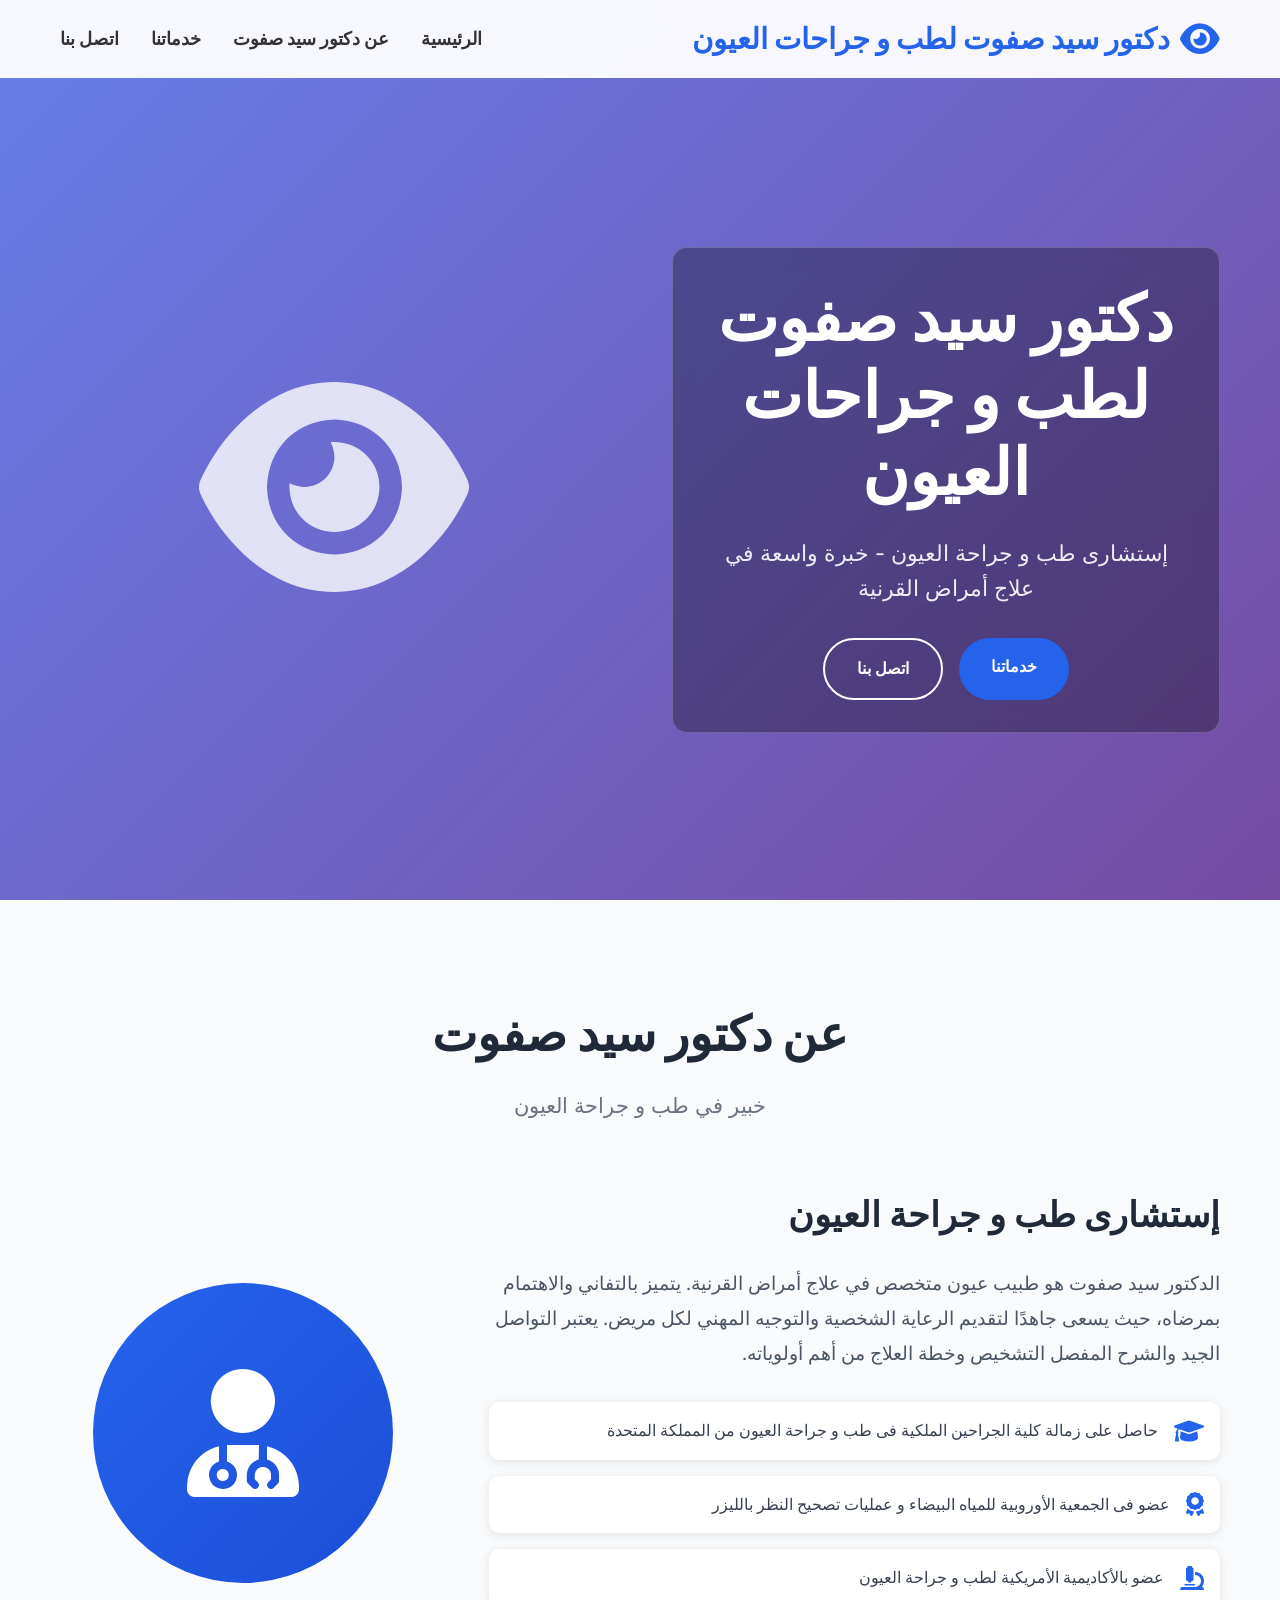
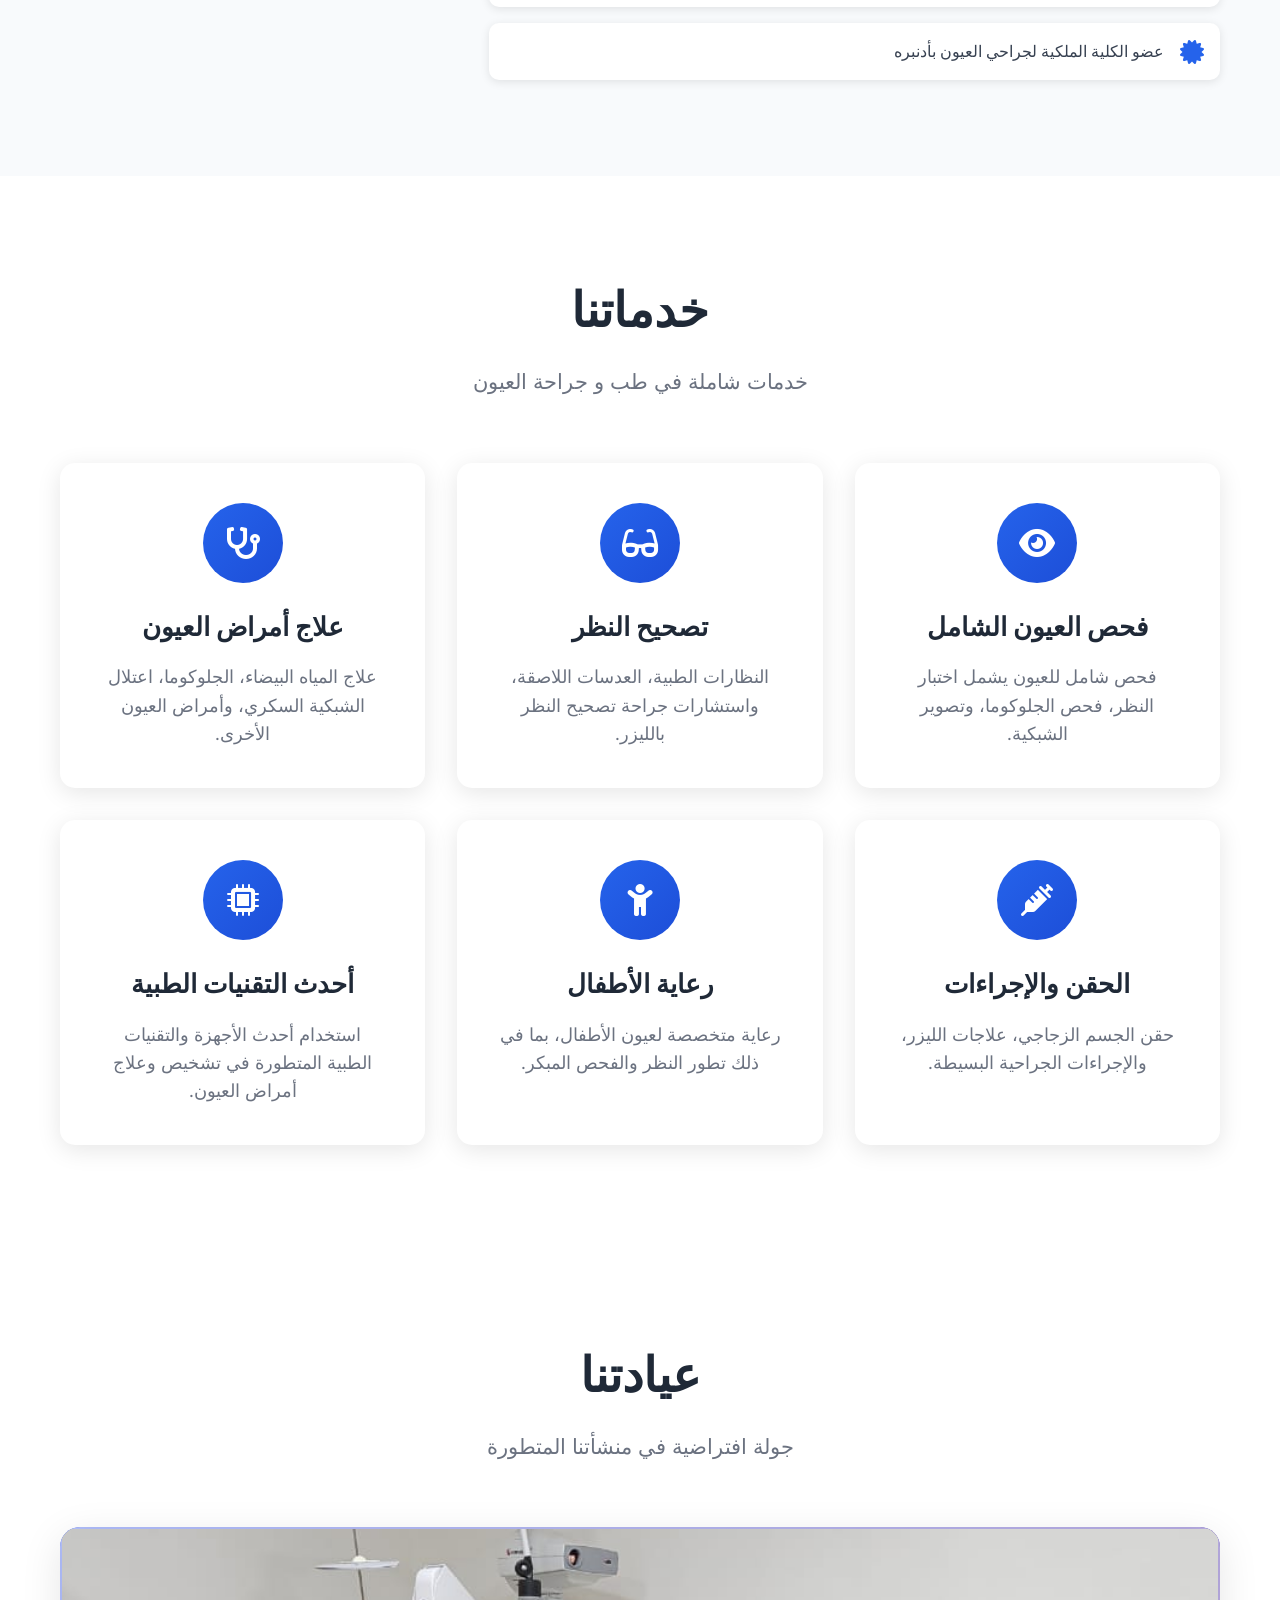
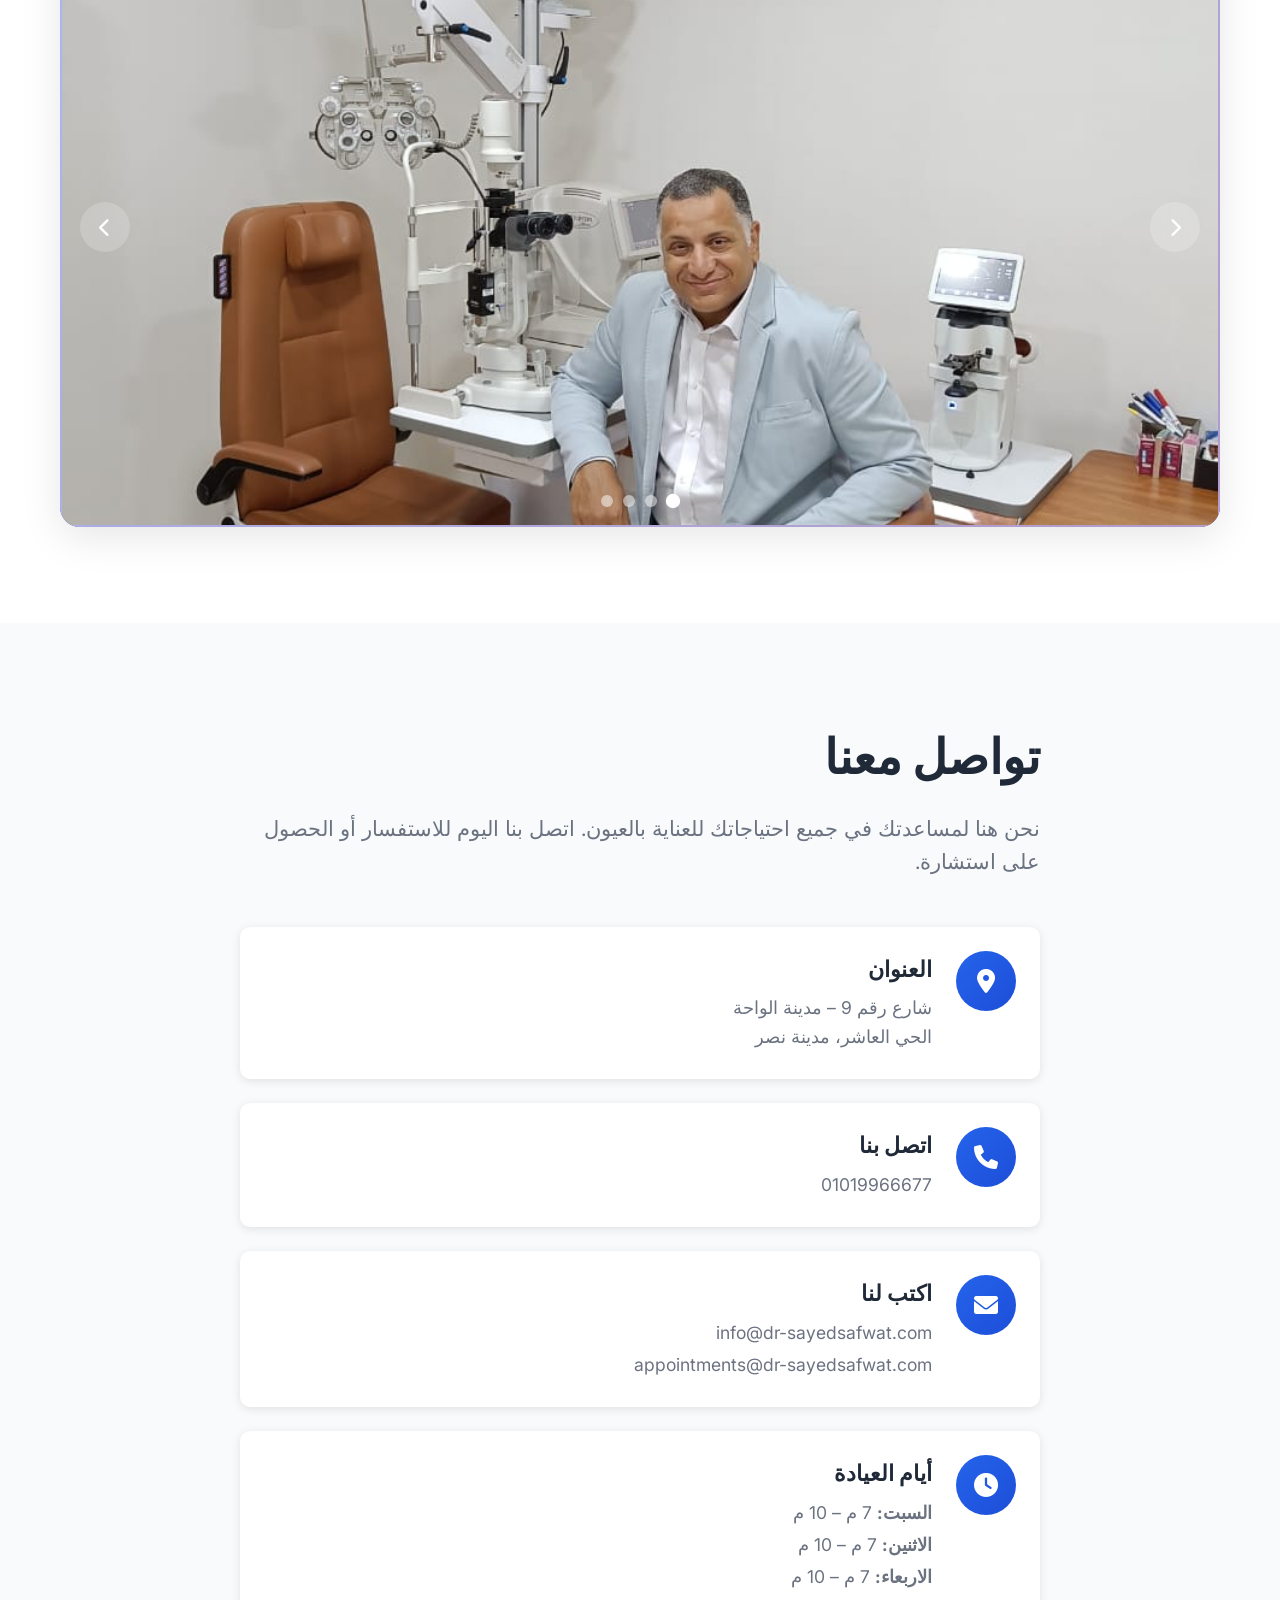
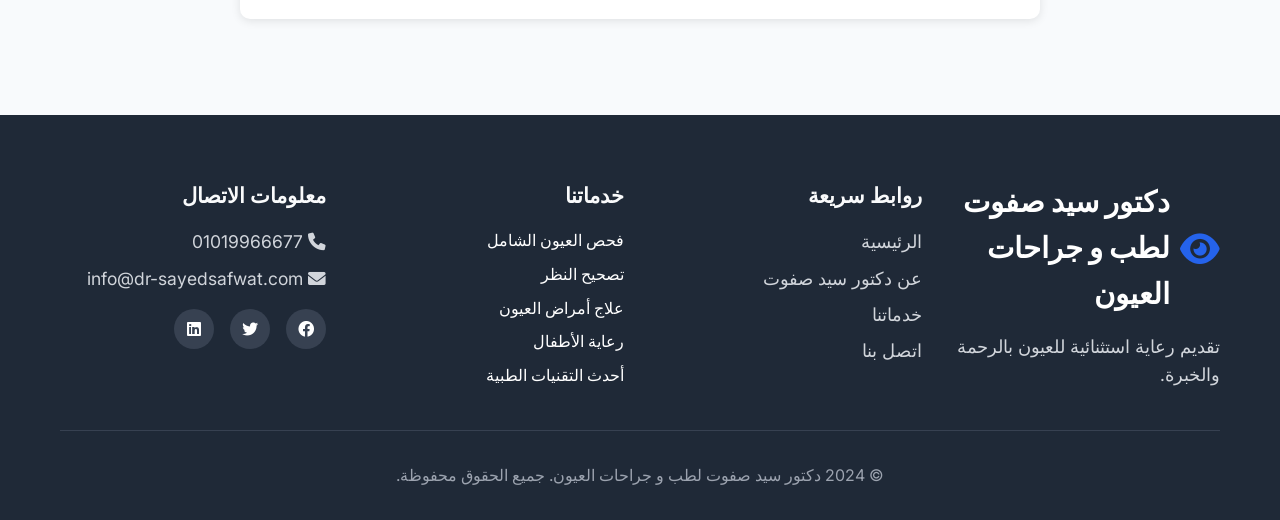
<file: index.html>
<!DOCTYPE html>
<html lang="en">
<head>
    <meta charset="UTF-8">
    <meta name="viewport" content="width=device-width, initial-scale=1.0">
    <title>Dr. Sayed Safwat's Ophthalmology Clinic</title>
    <link rel="stylesheet" href="css/styles.css">
    <link href="https://fonts.googleapis.com/css2?family=Inter:wght@300;400;500;600;700&display=swap" rel="stylesheet">
    <link rel="stylesheet" href="https://cdnjs.cloudflare.com/ajax/libs/font-awesome/6.0.0/css/all.min.css">
</head>
<body>
    <!-- Navigation -->
    <nav class="navbar">
        <div class="nav-container">
                            <div class="nav-logo">
                    <i class="fas fa-eye"></i>
                    <span>دكتور سيد صفوت لطب و جراحات العيون</span>
                </div>
            <ul class="nav-menu">
                <li><a href="#home">الرئيسية</a></li>
                <li><a href="#about">عن دكتور سيد صفوت</a></li>
                <li><a href="#services">خدماتنا</a></li>
                <li><a href="html/contact.html">اتصل بنا</a></li>
            </ul>
            <div class="hamburger">
                <span></span>
                <span></span>
                <span></span>
            </div>
        </div>
    </nav>

    <!-- Hero Section -->
    <section id="home" class="hero">
        <div class="hero-container">
            <div class="hero-content">
                <div class="hero-text-overlay">
                    <h1>دكتور سيد صفوت لطب و جراحات العيون</h1>
                    <p>إستشارى طب و جراحة العيون - خبرة واسعة في علاج أمراض القرنية</p>
                    <div class="hero-buttons">
                        <a href="#services" class="btn btn-primary">خدماتنا</a>
                        <a href="html/contact.html" class="btn btn-secondary">اتصل بنا</a>
                    </div>
                </div>
            </div>
            <div class="hero-image">
                <div class="eye-icon">
                    <i class="fas fa-eye"></i>
                </div>
            </div>
        </div>
    </section>

    <!-- About Section -->
    <section id="about" class="about">
        <div class="container">
            <div class="section-header">
                <h2>عن دكتور سيد صفوت</h2>
                <p>خبير في طب و جراحة العيون</p>
            </div>
            <div class="about-content">
                <div class="about-text">
                    <h3>إستشارى طب و جراحة العيون</h3>
                    <p>الدكتور سيد صفوت هو طبيب عيون متخصص في علاج أمراض القرنية. يتميز بالتفاني والاهتمام بمرضاه، حيث يسعى جاهدًا لتقديم الرعاية الشخصية والتوجيه المهني لكل مريض. يعتبر التواصل الجيد والشرح المفصل التشخيص وخطة العلاج من أهم أولوياته.</p>
                    <div class="credentials">
                        <div class="credential-item">
                            <i class="fas fa-graduation-cap"></i>
                            <span>حاصل على زمالة كلية الجراحين الملكية فى طب و جراحة العيون من المملكة المتحدة</span>
                        </div>
                        <div class="credential-item">
                            <i class="fas fa-award"></i>
                            <span>عضو فى الجمعية الأوروبية للمياه البيضاء و عمليات تصحيح النظر بالليزر</span>
                        </div>
                        <div class="credential-item">
                            <i class="fas fa-microscope"></i>
                            <span>عضو بالأكاديمية الأمريكية لطب و جراحة العيون</span>
                        </div>
                        <div class="credential-item">
                            <i class="fas fa-certificate"></i>
                            <span>عضو الكلية الملكية لجراحي العيون بأدنبره</span>
                        </div>
                    </div>
                </div>
                <div class="about-image">
                    <div class="doctor-placeholder">
                        <i class="fas fa-user-md"></i>
                    </div>
                </div>
            </div>
        </div>
    </section>

    <!-- Services Section -->
    <section id="services" class="services">
        <div class="container">
            <div class="section-header">
                <h2>خدماتنا</h2>
                <p>خدمات شاملة في طب و جراحة العيون</p>
            </div>
            <div class="services-grid">
                <div class="service-card">
                    <div class="service-icon">
                        <i class="fas fa-eye"></i>
                    </div>
                    <h3>فحص العيون الشامل</h3>
                    <p>فحص شامل للعيون يشمل اختبار النظر، فحص الجلوكوما، وتصوير الشبكية.</p>
                </div>
                <div class="service-card">
                    <div class="service-icon">
                        <i class="fas fa-glasses"></i>
                    </div>
                    <h3>تصحيح النظر</h3>
                    <p>النظارات الطبية، العدسات اللاصقة، واستشارات جراحة تصحيح النظر بالليزر.</p>
                </div>
                <div class="service-card">
                    <div class="service-icon">
                        <i class="fas fa-stethoscope"></i>
                    </div>
                    <h3>علاج أمراض العيون</h3>
                    <p>علاج المياه البيضاء، الجلوكوما، اعتلال الشبكية السكري، وأمراض العيون الأخرى.</p>
                </div>
                <div class="service-card">
                    <div class="service-icon">
                        <i class="fas fa-syringe"></i>
                    </div>
                    <h3>الحقن والإجراءات</h3>
                    <p>حقن الجسم الزجاجي، علاجات الليزر، والإجراءات الجراحية البسيطة.</p>
                </div>
                <div class="service-card">
                    <div class="service-icon">
                        <i class="fas fa-child"></i>
                    </div>
                    <h3>رعاية الأطفال</h3>
                    <p>رعاية متخصصة لعيون الأطفال، بما في ذلك تطور النظر والفحص المبكر.</p>
                </div>
                <div class="service-card">
                    <div class="service-icon">
                        <i class="fas fa-microchip"></i>
                    </div>
                    <h3>أحدث التقنيات الطبية</h3>
                    <p>استخدام أحدث الأجهزة والتقنيات الطبية المتطورة في تشخيص وعلاج أمراض العيون.</p>
                </div>

            </div>
        </div>
    </section>

    <!-- Clinic Slideshow Section -->
    <section id="clinic-slideshow" class="clinic-slideshow">
        <div class="container">
            <div class="section-header">
                <h2>عيادتنا</h2>
                <p>جولة افتراضية في منشأتنا المتطورة</p>
            </div>
            <div class="slideshow-container">
                <div class="slide active">
                    <div class="slide-content">
                        <div class="slide-image">
                            <img src="images/doctor-sayed-safwat.jpeg" alt="دكتور سيد صفوت" class="doctor-photo" onerror="console.log('Image failed to load:', this.src)">
                        </div>
                    </div>
                </div>
                <div class="slide">
                    <div class="slide-content">
                        <div class="slide-image">
                            <img src="images/wideimage.jpeg" alt="دكتور سيد صفوت" class="doctor-photo" onerror="console.log('Image failed to load:', this.src)">
                        </div>
                    </div>
                </div>
                <div class="slide">
                    <div class="slide-content">
                        <div class="slide-image">
                            <img src="images/drsayedsafwat2.jpeg" alt="دكتور سيد صفوت" class="doctor-photo" onerror="console.log('Image failed to load:', this.src)">
                        </div>
                    </div>
                </div>
                <div class="slide">
                    <div class="slide-content">
                        <div class="slide-image">
                            <img src="images/drsayedsafwat3.jpeg" alt="دكتور سيد صفوت" class="doctor-photo" onerror="console.log('Image failed to load:', this.src)">
                        </div>
                    </div>
                </div>

                
                <!-- Navigation arrows -->
                <button class="slide-nav prev" onclick="changeSlide(1)">
                    <i class="fas fa-chevron-left"></i>
                </button>
                <button class="slide-nav next" onclick="changeSlide(-1)">
                    <i class="fas fa-chevron-right"></i>
                </button>
                
                <!-- Dots indicator -->
                <div class="slide-dots">
                    <span class="dot active" onclick="currentSlide(1)"></span>
                    <span class="dot" onclick="currentSlide(2)"></span>
                    <span class="dot" onclick="currentSlide(3)"></span>
                    <span class="dot" onclick="currentSlide(4)"></span>
                </div>
            </div>
        </div>
    </section>

    <!-- Contact Section -->
    <section id="contact" class="contact">
        <div class="container">

            <div class="contact-grid">
                <div class="contact-details">
                    <h2>تواصل معنا</h2>
                    <p>نحن هنا لمساعدتك في جميع احتياجاتك للعناية بالعيون. اتصل بنا اليوم للاستفسار أو الحصول على استشارة.</p>
                    
                    <div class="contact-cards">
                        <div class="contact-card">
                            <div class="contact-icon">
                                <i class="fas fa-map-marker-alt"></i>
                            </div>
                            <div class="contact-text">
                                <h3>العنوان</h3>
                                <p>شارع رقم 9 – مدينة الواحة<br>الحي العاشر، مدينة نصر</p>
                            </div>
                        </div>
                        
                        <div class="contact-card">
                            <div class="contact-icon">
                                <i class="fas fa-phone"></i>
                            </div>
                            <div class="contact-text">
                                <h3>اتصل بنا</h3>
                                <p>01019966677</p>
                            </div>
                        </div>
                        
                        <div class="contact-card">
                            <div class="contact-icon">
                                <i class="fas fa-envelope"></i>
                            </div>
                            <div class="contact-text">
                                <h3>اكتب لنا</h3>
                                <p>info@dr-sayedsafwat.com</p>
                                <p>appointments@dr-sayedsafwat.com</p>
                            </div>
                        </div>
                        
                        <div class="contact-card">
                            <div class="contact-icon">
                                <i class="fas fa-clock"></i>
                            </div>
                            <div class="contact-text">
                                <h3>أيام العيادة</h3>
                                <p><strong>السبت:</strong> 7 م – 10 م</p>
                                <p><strong>الاثنين:</strong> 7 م – 10 م</p>
                                <p><strong>الاربعاء:</strong> 7 م – 10 م</p>
                            </div>
                        </div>
                    </div>
                </div>
            </div>
        </div>
    </section>

    <!-- Footer -->
    <footer class="footer">
        <div class="container">
            <div class="footer-content">
                <div class="footer-section">
                    <div class="footer-logo">
                        <i class="fas fa-eye"></i>
                        <span>دكتور سيد صفوت لطب و جراحات العيون</span>
                    </div>
                    <p>تقديم رعاية استثنائية للعيون بالرحمة والخبرة.</p>
                </div>
                <div class="footer-section">
                    <h4>روابط سريعة</h4>
                    <ul>
                        <li><a href="#home">الرئيسية</a></li>
                        <li><a href="#about">عن دكتور سيد صفوت</a></li>
                        <li><a href="#services">خدماتنا</a></li>
                        <li><a href="html/contact.html">اتصل بنا</a></li>
                    </ul>
            </div>
                <div class="footer-section">
                    <h4>خدماتنا</h4>
                    <ul>
                        <li>فحص العيون الشامل</li>
                        <li>تصحيح النظر</li>
                        <li>علاج أمراض العيون</li>
                        <li>رعاية الأطفال</li>
                        <li>أحدث التقنيات الطبية</li>

                    </ul>
                </div>
                <div class="footer-section">
                    <h4>معلومات الاتصال</h4>
                    <p><i class="fas fa-phone"></i> 01019966677</p>
                    <p><i class="fas fa-envelope"></i> info@dr-sayedsafwat.com</p>
                    <div class="social-links">
                        <a href="#"><i class="fab fa-facebook"></i></a>
                        <a href="#"><i class="fab fa-twitter"></i></a>
                        <a href="#"><i class="fab fa-linkedin"></i></a>
                    </div>
                </div>
            </div>
            <div class="footer-bottom">
                <p>&copy; 2024 دكتور سيد صفوت لطب و جراحات العيون. جميع الحقوق محفوظة.</p>
            </div>
        </div>
    </footer>

    <script src="js/script.js"></script>
</body>
</html>
</file>
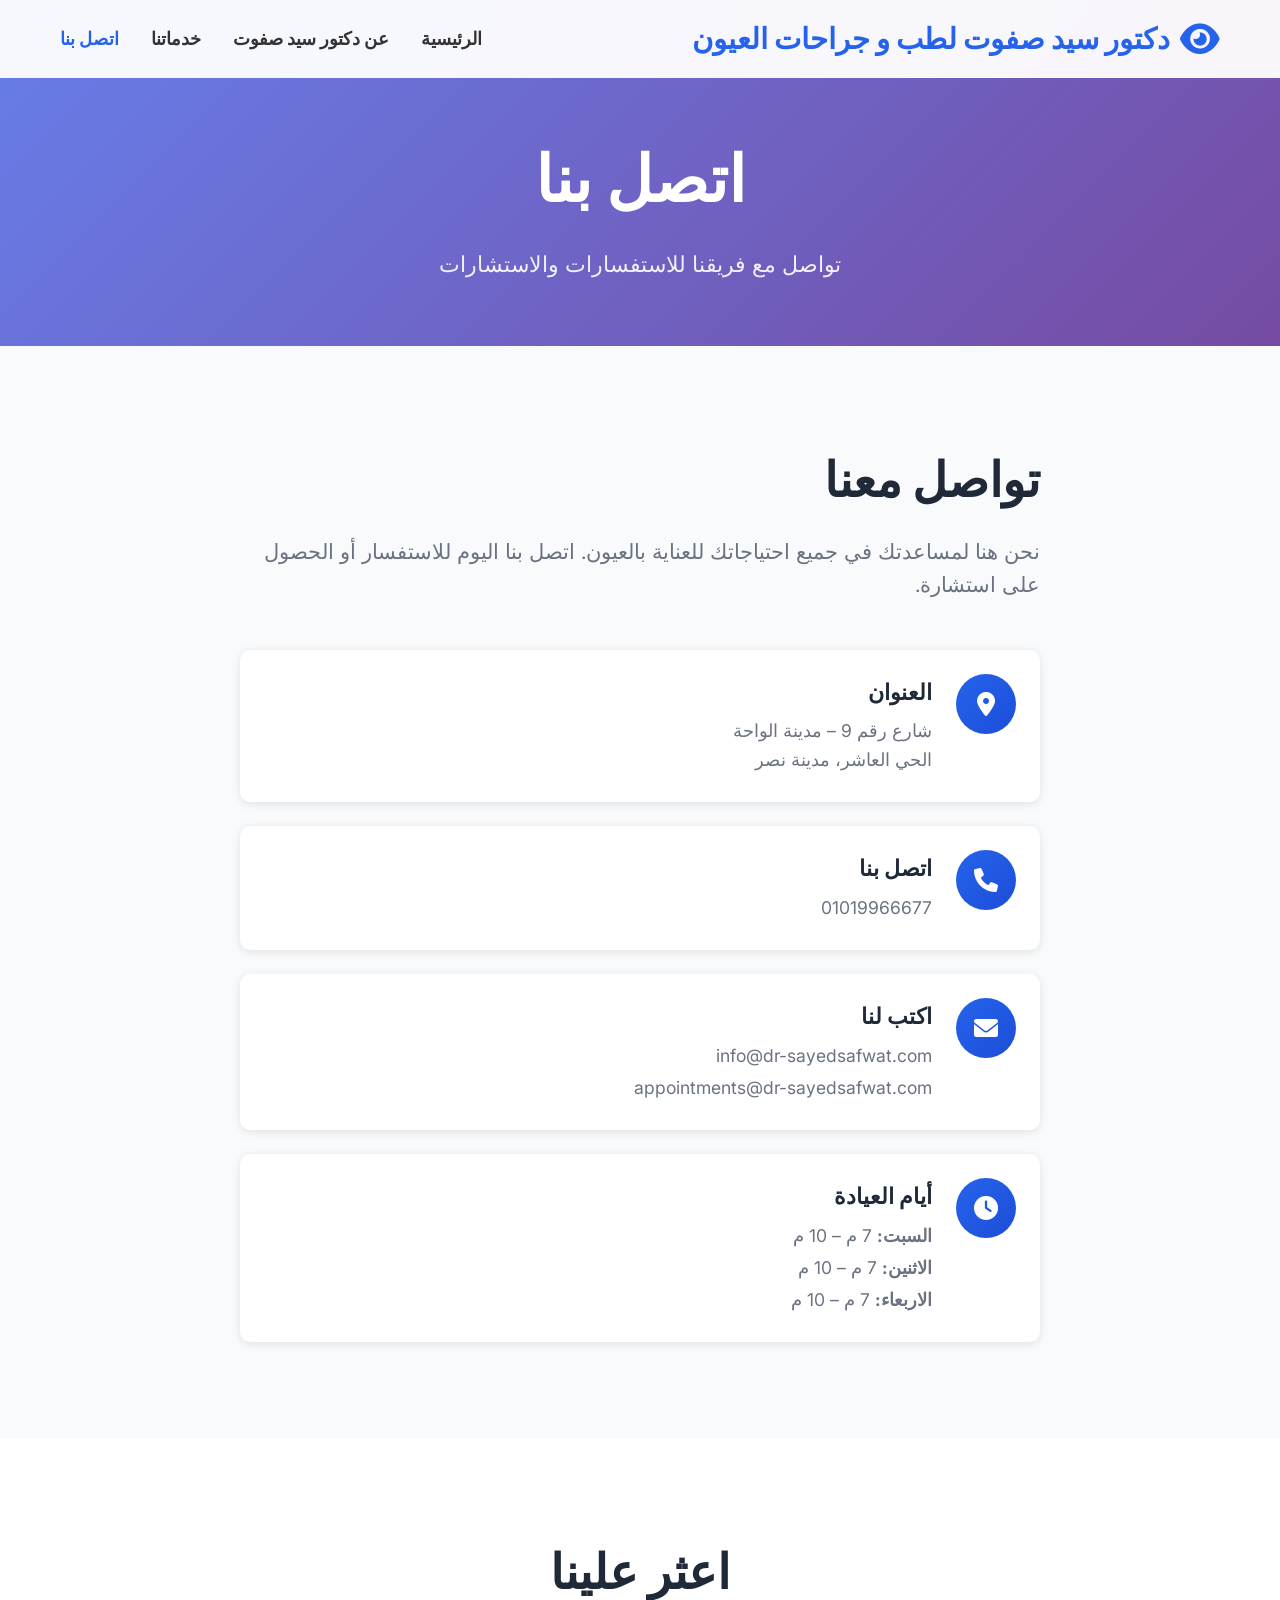
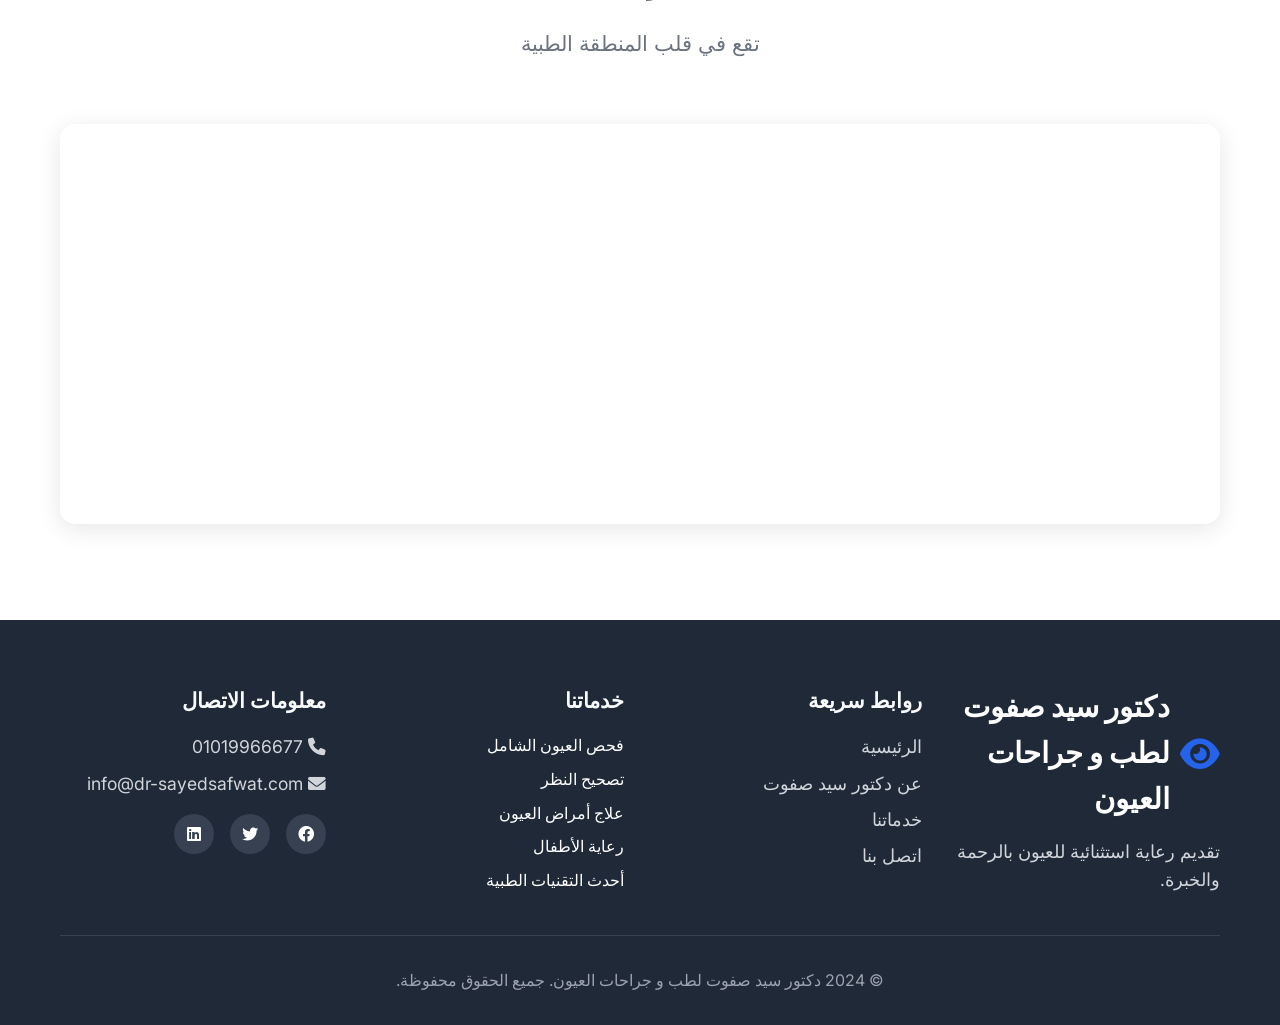
<file: html/contact.html>
<!DOCTYPE html>
<html lang="en">
<head>
    <meta charset="UTF-8">
    <meta name="viewport" content="width=device-width, initial-scale=1.0">
    <title>Contact Us - Dr. Sayed Safwat's Ophthalmology Clinic</title>
    <link rel="stylesheet" href="../css/styles.css">
    <link href="https://fonts.googleapis.com/css2?family=Inter:wght@300;400;500;600;700&display=swap" rel="stylesheet">
    <link rel="stylesheet" href="https://cdnjs.cloudflare.com/ajax/libs/font-awesome/6.0.0/css/all.min.css">
</head>
<body>
    <!-- Navigation -->
    <nav class="navbar">
        <div class="nav-container">
                            <div class="nav-logo">
                    <i class="fas fa-eye"></i>
                    <span>دكتور سيد صفوت لطب و جراحات العيون</span>
                </div>
            <ul class="nav-menu">
                <li><a href="../index.html">الرئيسية</a></li>
                <li><a href="../index.html#about">عن دكتور سيد صفوت</a></li>
                <li><a href="../index.html#services">خدماتنا</a></li>
                <li><a href="contact.html" class="active">اتصل بنا</a></li>
            </ul>
            <div class="hamburger">
                <span></span>
                <span></span>
                <span></span>
            </div>
        </div>
    </nav>

    <!-- Contact Hero Section -->
    <section class="contact-hero">
        <div class="container">
            <div class="contact-hero-content">
                <h1>اتصل بنا</h1>
                <p>تواصل مع فريقنا للاستفسارات والاستشارات</p>
            </div>
        </div>
    </section>



    <!-- Contact Information Section -->
    <section class="contact-info-section">
        <div class="container">
            <div class="contact-grid">
                <div class="contact-details">
                    <h2>تواصل معنا</h2>
                    <p>نحن هنا لمساعدتك في جميع احتياجاتك للعناية بالعيون. اتصل بنا اليوم للاستفسار أو الحصول على استشارة.</p>
                    
                    <div class="contact-cards">
                        <div class="contact-card">
                            <div class="contact-icon">
                                <i class="fas fa-map-marker-alt"></i>
                            </div>
                            <div class="contact-text">
                                <h3>العنوان</h3>
                                <p>شارع رقم 9 – مدينة الواحة<br>الحي العاشر، مدينة نصر</p>
                            </div>
                        </div>
                        
                        <div class="contact-card">
                            <div class="contact-icon">
                                <i class="fas fa-phone"></i>
                            </div>
                            <div class="contact-text">
                                <h3>اتصل بنا</h3>
                                <p>01019966677</p>

                            </div>
                        </div>
                        
                        <div class="contact-card">
                            <div class="contact-icon">
                                <i class="fas fa-envelope"></i>
                            </div>
                            <div class="contact-text">
                                <h3>اكتب لنا</h3>
                                <p>info@dr-sayedsafwat.com</p>
                                <p>appointments@dr-sayedsafwat.com</p>
                            </div>
                        </div>
                        
                        <div class="contact-card">
                            <div class="contact-icon">
                                <i class="fas fa-clock"></i>
                            </div>
                            <div class="contact-text">
                                <h3>أيام العيادة</h3>
                                <p><strong>السبت:</strong> 7 م – 10 م</p>
                                <p><strong>الاثنين:</strong> 7 م – 10 م</p>
                                <p><strong>الاربعاء:</strong> 7 م – 10 م</p>
                            </div>
                        </div>
                    </div>
                </div>
                

            </div>
        </div>
    </section>

    <!-- Map Section -->
    <section class="map-section">
        <div class="container">
            <div class="section-header">
                <h2>اعثر علينا</h2>
                <p>تقع في قلب المنطقة الطبية</p>
            </div>
            <div class="map-container">
                <iframe src="https://www.google.com/maps/embed?pb=!1m14!1m8!1m3!1d3453.9071683942634!2d31.370516!3d30.039521000000004!3m2!1i1024!2i768!4f13.1!3m3!1m2!1s0x14583dfbf4bc213b%3A0xa8fc28fb9c3153a0!2z2LnZitin2K_YqSDYr9mD2KrZiNixINiz2YrYryDYtdmB2YjYqiDYudio2K8g2KfZhNis2YrYryDZhNmE2LnZitmI2YY!5e0!3m2!1sar!2seg!4v1753893558026!5m2!1sar!2seg" width="100%" height="400" style="border:0;" allowfullscreen="" loading="lazy" referrerpolicy="no-referrer-when-downgrade"></iframe>
            </div>
        </div>
    </section>

    <!-- Footer -->
    <footer class="footer">
        <div class="container">
            <div class="footer-content">
                <div class="footer-section">
                    <div class="footer-logo">
                        <i class="fas fa-eye"></i>
                        <span>دكتور سيد صفوت لطب و جراحات العيون</span>
                    </div>
                    <p>تقديم رعاية استثنائية للعيون بالرحمة والخبرة.</p>
                </div>
                <div class="footer-section">
                    <h4>روابط سريعة</h4>
                    <ul>
                        <li><a href="../index.html">الرئيسية</a></li>
                        <li><a href="../index.html#about">عن دكتور سيد صفوت</a></li>
                        <li><a href="../index.html#services">خدماتنا</a></li>
                        <li><a href="contact.html">اتصل بنا</a></li>
                    </ul>
                </div>
                <div class="footer-section">
                    <h4>خدماتنا</h4>
                    <ul>
                        <li>فحص العيون الشامل</li>
                        <li>تصحيح النظر</li>
                        <li>علاج أمراض العيون</li>
                        <li>رعاية الأطفال</li>
                        <li>أحدث التقنيات الطبية</li>

                    </ul>
                </div>
                <div class="footer-section">
                    <h4>معلومات الاتصال</h4>
                    <p><i class="fas fa-phone"></i> 01019966677</p>
                    <p><i class="fas fa-envelope"></i> info@dr-sayedsafwat.com</p>
                    <div class="social-links">
                        <a href="#"><i class="fab fa-facebook"></i></a>
                        <a href="#"><i class="fab fa-twitter"></i></a>
                        <a href="#"><i class="fab fa-linkedin"></i></a>
                    </div>
                </div>
            </div>
            <div class="footer-bottom">
                <p>&copy; 2024 دكتور سيد صفوت لطب و جراحات العيون. جميع الحقوق محفوظة.</p>
            </div>
        </div>
    </footer>

    <script src="../js/script.js"></script>
</body>
</html>
</file>
<file: css/styles.css>
/* Reset and Base Styles */
* {
    margin: 0;
    padding: 0;
    box-sizing: border-box;
}

body {
    font-family: 'Inter', 'Segoe UI', 'Arial', sans-serif;
    line-height: 1.6;
    color: #333;
    overflow-x: hidden;
    direction: rtl;
    text-align: right;
}

.container {
    max-width: 1200px;
    margin: 0 auto;
    padding: 0 20px;
}

/* Navigation */
.navbar {
    position: fixed;
    top: 0;
    width: 100%;
    background: rgba(255, 255, 255, 0.95);
    backdrop-filter: blur(10px);
    z-index: 1000;
    padding: 1rem 0;
    transition: all 0.3s ease;
}

.nav-container {
    max-width: 1200px;
    margin: 0 auto;
    padding: 0 20px;
    display: flex;
    justify-content: space-between;
    align-items: center;
}

.nav-logo {
    display: flex;
    align-items: center;
    gap: 10px;
    font-size: 1.8rem;
    font-weight: 700;
    color: #2563eb;
    direction: rtl;
}

.nav-logo i {
    font-size: 2.2rem;
}

.nav-menu {
    display: flex;
    list-style: none;
    gap: 2rem;
    direction: rtl;
}

.nav-menu a {
    text-decoration: none;
    color: #333;
    font-weight: 600;
    font-size: 1.1rem;
    transition: color 0.3s ease;
}

.nav-menu a:hover,
.nav-menu a.active {
    color: #2563eb;
}

.hamburger {
    display: none;
    flex-direction: column;
    cursor: pointer;
    z-index: 1001;
}

.hamburger span {
    width: 25px;
    height: 3px;
    background: #333;
    margin: 3px 0;
    transition: 0.3s;
}

/* Hero Section */
.hero {
    min-height: 100vh;
    display: flex;
    align-items: center;
    background: linear-gradient(135deg, #667eea 0%, #764ba2 100%);
    color: white;
    padding-top: 80px;
}

.hero-container {
    max-width: 1200px;
    margin: 0 auto;
    padding: 0 20px;
    display: grid;
    grid-template-columns: 1fr 1fr;
    gap: 4rem;
    align-items: center;
}

.hero-content h1 {
    font-size: 4rem;
    font-weight: 700;
    margin-bottom: 1.5rem;
    line-height: 1.2;
    direction: rtl;
    text-align: center;
}

.hero-content p {
    font-size: 1.4rem;
    margin-bottom: 2rem;
    opacity: 0.9;
    direction: rtl;
    text-align: center;
}

.hero-text-overlay {
    background: rgba(0, 0, 0, 0.3);
    padding: 2rem;
    border-radius: 15px;
    backdrop-filter: blur(10px);
    border: 1px solid rgba(255, 255, 255, 0.2);
}

.hero-text-overlay h1 {
    font-size: 4rem;
    font-weight: 700;
    margin-bottom: 1.5rem;
    line-height: 1.2;
    direction: rtl;
    text-align: center;
    color: white;
}

.hero-text-overlay p {
    font-size: 1.4rem;
    margin-bottom: 2rem;
    opacity: 0.9;
    direction: rtl;
    text-align: center;
    color: white;
}

.hero-buttons {
    display: flex;
    gap: 1rem;
    flex-wrap: wrap;
    justify-content: center;
}

.btn {
    padding: 1rem 2rem;
    border-radius: 50px;
    text-decoration: none;
    font-weight: 600;
    transition: all 0.3s ease;
    display: inline-block;
    border: none;
    cursor: pointer;
    font-size: 1rem;
}

.btn-primary {
    background: #2563eb;
    color: white;
}

.btn-primary:hover {
    background: #1d4ed8;
    transform: translateY(-2px);
    box-shadow: 0 10px 25px rgba(37, 99, 235, 0.3);
}

.btn-secondary {
    background: transparent;
    color: white;
    border: 2px solid white;
}

.btn-secondary:hover {
    background: white;
    color: #2563eb;
    transform: translateY(-2px);
}

.hero-image {
    display: flex;
    justify-content: center;
    align-items: center;
}

.eye-icon {
    font-size: 15rem;
    opacity: 0.8;
    animation: float 6s ease-in-out infinite;
}

@keyframes float {
    0%, 100% { transform: translateY(0px); }
    50% { transform: translateY(-20px); }
}

/* Section Headers */
.section-header {
    text-align: center;
    margin-bottom: 4rem;
}

.section-header h2 {
    font-size: 3rem;
    font-weight: 700;
    margin-bottom: 1rem;
    color: #1f2937;
    direction: rtl;
    text-align: center;
}

.section-header p {
    font-size: 1.3rem;
    color: #6b7280;
    direction: rtl;
    text-align: center;
}

/* About Section */
.about {
    padding: 6rem 0;
    background: #f8fafc;
}

.about-content {
    display: grid;
    grid-template-columns: 2fr 1fr;
    gap: 4rem;
    align-items: center;
}

.about-text h3 {
    font-size: 2.2rem;
    font-weight: 600;
    margin-bottom: 1.5rem;
    color: #1f2937;
    direction: rtl;
    text-align: right;
}

.about-text p {
    font-size: 1.2rem;
    margin-bottom: 2rem;
    color: #4b5563;
    line-height: 1.8;
    direction: rtl;
    text-align: right;
}

.credentials {
    display: flex;
    flex-direction: column;
    gap: 1rem;
}

.credential-item {
    display: flex;
    align-items: center;
    gap: 1rem;
    padding: 1rem;
    background: white;
    border-radius: 10px;
    box-shadow: 0 2px 10px rgba(0, 0, 0, 0.1);
}

.credential-item i {
    font-size: 1.5rem;
    color: #2563eb;
}

.credential-item span {
    font-weight: 500;
    color: #374151;
    font-size: 1rem;
    direction: rtl;
    text-align: right;
}

.doctor-placeholder {
    width: 300px;
    height: 300px;
    background: linear-gradient(135deg, #2563eb, #1d4ed8);
    border-radius: 50%;
    display: flex;
    align-items: center;
    justify-content: center;
    margin: 0 auto;
}

.doctor-placeholder i {
    font-size: 8rem;
    color: white;
}

/* Services Section */
.services {
    padding: 6rem 0;
    background: white;
}

.services-grid {
    display: grid;
    grid-template-columns: repeat(auto-fit, minmax(300px, 1fr));
    gap: 2rem;
    max-width: 1200px;
    margin: 0 auto;
}

.service-card {
    background: white;
    padding: 2.5rem;
    border-radius: 15px;
    box-shadow: 0 5px 25px rgba(0, 0, 0, 0.1);
    transition: all 0.3s ease;
    text-align: center;
}

.service-card:hover {
    transform: translateY(-10px);
    box-shadow: 0 20px 40px rgba(0, 0, 0, 0.15);
}

.service-icon {
    width: 80px;
    height: 80px;
    background: linear-gradient(135deg, #2563eb, #1d4ed8);
    border-radius: 50%;
    display: flex;
    align-items: center;
    justify-content: center;
    margin: 0 auto 1.5rem;
}

.service-icon i {
    font-size: 2rem;
    color: white;
}

.service-card h3 {
    font-size: 1.6rem;
    font-weight: 600;
    margin-bottom: 1rem;
    color: #1f2937;
    direction: rtl;
    text-align: center;
}

.service-card p {
    color: #6b7280;
    line-height: 1.6;
    direction: rtl;
    text-align: center;
    font-size: 1.1rem;
}

/* Contact Section */
.contact {
    padding: 6rem 0;
    background: #f8fafc;
}

.contact-content {
    display: grid;
    grid-template-columns: 1fr 1fr;
    gap: 4rem;
}

.contact-content-centered {
    display: flex;
    justify-content: center;
    align-items: center;
    max-width: 800px;
    margin: 0 auto;
    width: 100%;
}

.contact-info {
    display: flex;
    flex-direction: column;
    gap: 2rem;
    width: 100%;
    max-width: 500px;
    margin: 0 auto;
}

.contact-item {
    display: flex;
    gap: 1.5rem;
    padding: 1.5rem;
    background: white;
    border-radius: 10px;
    box-shadow: 0 2px 10px rgba(0, 0, 0, 0.1);
}

.contact-item i {
    font-size: 1.5rem;
    color: #2563eb;
    margin-top: 0.5rem;
}

.contact-item h4 {
    font-size: 1.3rem;
    font-weight: 600;
    margin-bottom: 0.5rem;
    color: #1f2937;
    direction: rtl;
    text-align: right;
}

.contact-item p {
    color: #6b7280;
    line-height: 1.6;
    direction: rtl;
    text-align: right;
    font-size: 1.1rem;
}

.contact-form {
    background: white;
    padding: 2.5rem;
    border-radius: 15px;
    box-shadow: 0 5px 25px rgba(0, 0, 0, 0.1);
}

.contact-form h3 {
    font-size: 2rem;
    font-weight: 600;
    margin-bottom: 2rem;
    color: #1f2937;
    text-align: center;
    direction: rtl;
}

.form-group {
    margin-bottom: 1.5rem;
}

.form-group input,
.form-group select,
.form-group textarea {
    width: 100%;
    padding: 1rem;
    border: 2px solid #e5e7eb;
    border-radius: 10px;
    font-size: 1.1rem;
    transition: border-color 0.3s ease;
    font-family: inherit;
    direction: rtl;
    text-align: right;
}

.form-group input:focus,
.form-group select:focus,
.form-group textarea:focus {
    outline: none;
    border-color: #2563eb;
}

.form-group textarea {
    resize: vertical;
    min-height: 120px;
}

/* Contact Page Specific Styles */
.contact-hero {
    padding: 8rem 0 4rem;
    background: linear-gradient(135deg, #667eea 0%, #764ba2 100%);
    color: white;
    text-align: center;
}

.contact-hero-content h1 {
    font-size: 4rem;
    font-weight: 700;
    margin-bottom: 1rem;
    direction: rtl;
    text-align: center;
}

.contact-hero-content p {
    font-size: 1.4rem;
    opacity: 0.9;
    direction: rtl;
    text-align: center;
}

/* Clinic Slideshow Section */
.clinic-slideshow {
    padding: 6rem 0;
    background: white;
}

.slideshow-container {
    position: relative;
    max-width: 1200px;
    margin: 0 auto;
    height: 600px;
    overflow: hidden;
    border-radius: 20px;
    box-shadow: 0 10px 40px rgba(0, 0, 0, 0.1);
}

.slide {
    position: absolute;
    width: 100%;
    height: 100%;
    opacity: 0;
    transition: opacity 0.5s ease-in-out;
    background: linear-gradient(135deg, #667eea 0%, #764ba2 100%);
    display: flex;
    align-items: center;
    justify-content: center;
}

.slide.active {
    opacity: 1;
}

.slide-content {
    display: flex;
    flex-direction: column;
    align-items: center;
    justify-content: flex-end;
    text-align: center;
    color: white;
    padding: 0;
    width: 100%;
    height: 100%;
    position: relative;
}

.slide-image {
    width: 100%;
    height: 100%;
    background: rgba(255, 255, 255, 0.2);
    display: flex;
    align-items: center;
    justify-content: center;
    backdrop-filter: blur(10px);
    border: 2px solid rgba(255, 255, 255, 0.3);
    overflow: hidden;
}

.slide-image i {
    font-size: 8rem;
    color: white;
}

.doctor-photo {
    width: 100%;
    height: 100%;
    object-fit: cover;
    object-position: center;
    border: none;
    border-radius: 0;
    display: block;
    background-color: #f0f0f0;
    min-width: 100%;
    min-height: 100%;
}

.slide-nav {
    position: absolute;
    top: 50%;
    transform: translateY(-50%);
    background: rgba(255, 255, 255, 0.2);
    border: none;
    width: 50px;
    height: 50px;
    border-radius: 50%;
    cursor: pointer;
    display: flex;
    align-items: center;
    justify-content: center;
    color: white;
    font-size: 1.2rem;
    transition: all 0.3s ease;
    backdrop-filter: blur(10px);
    z-index: 10;
}

.slide-nav:hover {
    background: rgba(255, 255, 255, 0.3);
    transform: translateY(-50%) scale(1.1);
}

.slide-nav.prev {
    left: 20px;
}

.slide-nav.next {
    right: 20px;
}

.slide-dots {
    position: absolute;
    bottom: 20px;
    left: 50%;
    transform: translateX(-50%);
    display: flex;
    gap: 10px;
    z-index: 10;
}

.dot {
    width: 12px;
    height: 12px;
    border-radius: 50%;
    background: rgba(255, 255, 255, 0.5);
    cursor: pointer;
    transition: all 0.3s ease;
}

.dot.active,
.dot:hover {
    background: white;
    transform: scale(1.2);
}

/* Remove old clinic images styles */
.clinic-images {
    display: none;
}

.images-grid {
    display: none;
}

.image-item {
    display: none;
}

.image-placeholder {
    display: none;
}

/* Contact Info Section */
.contact-info-section {
    padding: 6rem 0;
    background: #f8fafc;
}

.contact-grid {
    display: grid;
    grid-template-columns: 1fr;
    gap: 2rem;
    max-width: 800px;
    margin: 0 auto;
}

.contact-details h2 {
    font-size: 3rem;
    font-weight: 700;
    margin-bottom: 1rem;
    color: #1f2937;
    direction: rtl;
    text-align: right;
}

.contact-details > p {
    font-size: 1.3rem;
    color: #6b7280;
    margin-bottom: 3rem;
    line-height: 1.6;
    direction: rtl;
    text-align: right;
}

.contact-cards {
    display: flex;
    flex-direction: column;
    gap: 1.5rem;
}

.contact-card {
    display: flex;
    gap: 1.5rem;
    padding: 1.5rem;
    background: white;
    border-radius: 10px;
    box-shadow: 0 2px 10px rgba(0, 0, 0, 0.1);
    transition: all 0.3s ease;
}

.contact-card:hover {
    transform: translateY(-2px);
    box-shadow: 0 5px 20px rgba(0, 0, 0, 0.15);
}

.contact-icon {
    width: 60px;
    height: 60px;
    background: linear-gradient(135deg, #2563eb, #1d4ed8);
    border-radius: 50%;
    display: flex;
    align-items: center;
    justify-content: center;
    flex-shrink: 0;
}

.contact-icon i {
    font-size: 1.5rem;
    color: white;
}

.contact-text h3 {
    font-size: 1.4rem;
    font-weight: 600;
    margin-bottom: 0.5rem;
    color: #1f2937;
    direction: rtl;
    text-align: right;
}

.contact-text p {
    color: #6b7280;
    line-height: 1.6;
    margin-bottom: 0.25rem;
    direction: rtl;
    text-align: right;
    font-size: 1.1rem;
}

.contact-text .emergency {
    color: #dc2626;
    font-weight: 500;
}

/* Appointment Form */
.appointment-form {
    background: white;
    padding: 2.5rem;
    border-radius: 15px;
    box-shadow: 0 5px 25px rgba(0, 0, 0, 0.1);
}

.appointment-form h2 {
    font-size: 2.2rem;
    font-weight: 600;
    margin-bottom: 2rem;
    color: #1f2937;
    text-align: center;
    direction: rtl;
}

.form-row {
    display: grid;
    grid-template-columns: 1fr 1fr;
    gap: 1rem;
}

.form-group label {
    display: block;
    margin-bottom: 0.5rem;
    font-weight: 500;
    color: #374151;
    direction: rtl;
    text-align: right;
    font-size: 1.1rem;
}

/* Map Section */
.map-section {
    padding: 6rem 0;
    background: white;
}

.map-container {
    border-radius: 15px;
    overflow: hidden;
    box-shadow: 0 5px 25px rgba(0, 0, 0, 0.1);
    transition: all 0.3s ease;
}

.map-container:hover {
    box-shadow: 0 10px 35px rgba(0, 0, 0, 0.15);
    transform: translateY(-2px);
}

.map-container iframe {
    border-radius: 15px;
    display: block;
}

.map-instructions {
    height: 400px;
    background: linear-gradient(135deg, #f3f4f6, #e5e7eb);
    border-radius: 15px;
    display: flex;
    flex-direction: column;
    align-items: center;
    justify-content: center;
    text-align: center;
    padding: 2rem;
}

.map-instructions i {
    font-size: 3rem;
    color: #2563eb;
    margin-bottom: 1rem;
}

.map-instructions h3 {
    font-size: 1.5rem;
    font-weight: 600;
    color: #1f2937;
    margin-bottom: 1rem;
}

.map-instructions p {
    color: #6b7280;
    margin-bottom: 0.5rem;
    font-size: 1rem;
}

.map-embed-instructions {
    margin-top: 2rem;
    padding: 1.5rem;
    background: white;
    border-radius: 10px;
    box-shadow: 0 2px 10px rgba(0, 0, 0, 0.1);
    text-align: left;
}

.map-embed-instructions h4 {
    color: #1f2937;
    margin-bottom: 1rem;
    font-size: 1.1rem;
}

.map-embed-instructions ol {
    color: #6b7280;
    line-height: 1.6;
}

.map-embed-instructions li {
    margin-bottom: 0.5rem;
}

.map-embed-instructions a {
    color: #2563eb;
    text-decoration: none;
    font-weight: 500;
}

.map-embed-instructions a:hover {
    text-decoration: underline;
}

/* Footer */
.footer {
    background: #1f2937;
    color: white;
    padding: 4rem 0 2rem;
}

.footer-content {
    display: grid;
    grid-template-columns: repeat(auto-fit, minmax(250px, 1fr));
    gap: 2rem;
    margin-bottom: 2rem;
}

.footer-logo {
    display: flex;
    align-items: center;
    gap: 10px;
    font-size: 1.8rem;
    font-weight: 700;
    margin-bottom: 1rem;
    direction: rtl;
}

.footer-logo i {
    font-size: 2.2rem;
    color: #2563eb;
}

.footer-section h4 {
    font-size: 1.3rem;
    font-weight: 600;
    margin-bottom: 1rem;
    color: #f9fafb;
    direction: rtl;
    text-align: right;
}

.footer-section ul {
    list-style: none;
    direction: rtl;
    text-align: right;
}

.footer-section ul li {
    margin-bottom: 0.5rem;
}

.footer-section ul li a {
    color: #d1d5db;
    text-decoration: none;
    transition: color 0.3s ease;
    font-size: 1.1rem;
}

.footer-section ul li a:hover {
    color: #2563eb;
}

.footer-section p {
    color: #d1d5db;
    margin-bottom: 0.5rem;
    direction: rtl;
    text-align: right;
    font-size: 1.1rem;
}

.social-links {
    display: flex;
    gap: 1rem;
    margin-top: 1rem;
}

.social-links a {
    width: 40px;
    height: 40px;
    background: #374151;
    border-radius: 50%;
    display: flex;
    align-items: center;
    justify-content: center;
    color: white;
    text-decoration: none;
    transition: all 0.3s ease;
}

.social-links a:hover {
    background: #2563eb;
    transform: translateY(-2px);
}

.footer-bottom {
    text-align: center;
    padding-top: 2rem;
    border-top: 1px solid #374151;
    color: #9ca3af;
}

/* Responsive Design */
@media (max-width: 768px) {
    .nav-menu {
        position: fixed;
        left: -100%;
        top: 70px;
        flex-direction: column;
        background-color: white;
        width: 100%;
        text-align: center;
        transition: 0.3s;
        box-shadow: 0 10px 27px rgba(0, 0, 0, 0.05);
        padding: 2rem 0;
        z-index: 1000;
    }
    
    .nav-menu.active {
        left: 0;
    }
    
    .nav-menu li {
        margin: 1rem 0;
    }
    
    .hamburger {
        display: flex;
    }
    
    .hamburger.active span:nth-child(2) {
        opacity: 0;
    }
    
    .hamburger.active span:nth-child(1) {
        transform: translateY(8px) rotate(45deg);
    }
    
    .hamburger.active span:nth-child(3) {
        transform: translateY(-8px) rotate(-45deg);
    }
    
    .hero-container {
        grid-template-columns: 1fr;
        text-align: center;
        gap: 2rem;
        padding: 0 15px;
        width: 100%;
        max-width: 100%;
    }
    
    .hero-text-overlay {
        padding: 1.5rem;
        margin: 0 10px;
    }
    
    .hero-text-overlay h1 {
        font-size: 2.5rem;
        line-height: 1.1;
    }
    
    .hero-text-overlay p {
        font-size: 1.2rem;
    }
    
    .slideshow-container {
        height: 400px;
        margin: 0 15px;
    }
    
    .slide-content {
        padding: 0;
        width: 100%;
        height: 100%;
    }
    
    .slide-image {
        width: 100%;
        height: 100%;
        margin-bottom: 0;
    }
    
    .slide-image i {
        font-size: 4rem;
    }
    
    .doctor-photo {
        width: 100%;
        height: 100%;
        object-fit: cover;
        object-position: center;
    }
    
    .slide-nav {
        width: 40px;
        height: 40px;
        font-size: 1rem;
    }
    
    .slide-nav.prev {
        left: 10px;
    }
    
    .slide-nav.next {
        right: 10px;
    }
    
    .about-content {
        grid-template-columns: 1fr;
        gap: 2rem;
        width: 100%;
        max-width: 100%;
    }
    
    .contact-content {
        grid-template-columns: 1fr;
    }
    
    .contact-content-centered {
        padding: 0 15px;
        width: 100%;
    }
    
    .contact-info {
        max-width: 100%;
        padding: 0 10px;
    }
    
    .services-grid {
        grid-template-columns: 1fr;
        gap: 1.5rem;
        padding: 0 15px;
        max-width: 100%;
    }
    
    .service-card {
        padding: 2rem 1.5rem;
        width: 100%;
        max-width: 100%;
        box-sizing: border-box;
    }
    
    .hero-buttons {
        justify-content: center;
        flex-direction: column;
        gap: 1rem;
        align-items: center;
        width: 100%;
    }
    
    .btn {
        width: 100%;
        max-width: 250px;
        text-align: center;
        margin: 0 auto;
    }
    
    .eye-icon {
        font-size: 8rem;
    }
    
    .doctor-placeholder {
        width: 180px;
        height: 180px;
    }
    
    .doctor-placeholder i {
        font-size: 4rem;
    }
    
    .contact-grid {
        grid-template-columns: 1fr;
        padding: 0 15px;
    }
    
    .form-row {
        grid-template-columns: 1fr;
    }
    
    .contact-hero-content h1 {
        font-size: 2.5rem;
    }
    
    .section-header h2 {
        font-size: 2.2rem;
        padding: 0 15px;
        text-align: center;
        width: 100%;
    }
    
    .section-header p {
        font-size: 1.1rem;
        padding: 0 15px;
        text-align: center;
        width: 100%;
    }
    
    .nav-logo {
        font-size: 1.3rem;
    }
    
    .nav-logo i {
        font-size: 1.6rem;
    }
    
    .contact-item {
        padding: 1.2rem;
        gap: 1rem;
        width: 100%;
        max-width: 100%;
    }
    
    .contact-item i {
        font-size: 1.3rem;
    }
    
    .contact-item h4 {
        font-size: 1.2rem;
    }
    
    .contact-item p {
        font-size: 1rem;
    }
    
    .credential-item {
        padding: 1rem;
        gap: 0.8rem;
    }
    
    .credential-item i {
        font-size: 1.3rem;
    }
    
    .credential-item span {
        font-size: 0.95rem;
    }
    
    .about-text h3 {
        font-size: 1.8rem;
        text-align: center;
        width: 100%;
    }
    
    .about-text p {
        font-size: 1.1rem;
        text-align: center;
        width: 100%;
    }
    
    .footer-content {
        grid-template-columns: 1fr;
        gap: 2rem;
        text-align: center;
    }
    
    .footer-section {
        text-align: center;
    }
    
    .footer-section ul {
        text-align: center;
    }
    
    .social-links {
        justify-content: center;
    }
    
    .map-container iframe {
        height: 300px;
    }
}

@media (max-width: 480px) {
    .hero-text-overlay h1 {
        font-size: 2rem;
    }
    
    .hero-text-overlay p {
        font-size: 1.1rem;
    }
    
    .slideshow-container {
        height: 300px;
        margin: 0 10px;
    }
    
    .slide-content {
        padding: 0;
        width: 100%;
        height: 100%;
    }
    
    .slide-image {
        width: 100%;
        height: 100%;
        margin-bottom: 0;
    }
    
    .slide-image i {
        font-size: 3rem;
    }
    
    .doctor-photo {
        width: 100%;
        height: 100%;
        object-fit: cover;
        object-position: center;
    }
    
    .slide-nav {
        width: 35px;
        height: 35px;
        font-size: 0.9rem;
    }
    
    .section-header h2 {
        font-size: 2rem;
        text-align: center;
        width: 100%;
    }
    
    .section-header p {
        font-size: 1rem;
        text-align: center;
        width: 100%;
    }
    
    .service-card {
        padding: 1.5rem;
        width: 100%;
        max-width: 100%;
        box-sizing: border-box;
    }
    
    .contact-form {
        padding: 1.5rem;
    }
    
    .appointment-form {
        padding: 1.5rem;
    }
    
    .contact-hero-content h1 {
        font-size: 2rem;
    }
    
    .nav-logo {
        font-size: 1.2rem;
    }
    
    .nav-logo i {
        font-size: 1.5rem;
    }
    
    .hero-container {
        padding: 0 10px;
        width: 100%;
        max-width: 100%;
    }
    
    .services-grid {
        padding: 0 10px;
        width: 100%;
        max-width: 100%;
    }
    
    .contact-content-centered {
        padding: 0 10px;
        width: 100%;
        max-width: 100%;
    }
    
    .contact-grid {
        padding: 0 10px;
        width: 100%;
        max-width: 100%;
    }
    
    .contact-info {
        max-width: 100%;
        padding: 0 5px;
    }
    
    .contact-item {
        padding: 1rem;
        width: 100%;
        max-width: 100%;
        box-sizing: border-box;
    }
    
    .credential-item {
        padding: 0.8rem;
    }
    
    .btn {
        padding: 0.8rem 1.5rem;
        font-size: 0.95rem;
    }
    
    .eye-icon {
        font-size: 6rem;
    }
    
    .doctor-placeholder {
        width: 150px;
        height: 150px;
    }
    
    .doctor-placeholder i {
        font-size: 3rem;
    }
}

/* Smooth Scrolling */
html {
    scroll-behavior: smooth;
}

/* Loading Animation */
@keyframes fadeInUp {
    from {
        opacity: 0;
        transform: translateY(30px);
    }
    to {
        opacity: 1;
        transform: translateY(0);
    }
}

.service-card,
.contact-item,
.credential-item,
.image-item,
.contact-card {
    animation: fadeInUp 0.6s ease-out;
}
</file>
